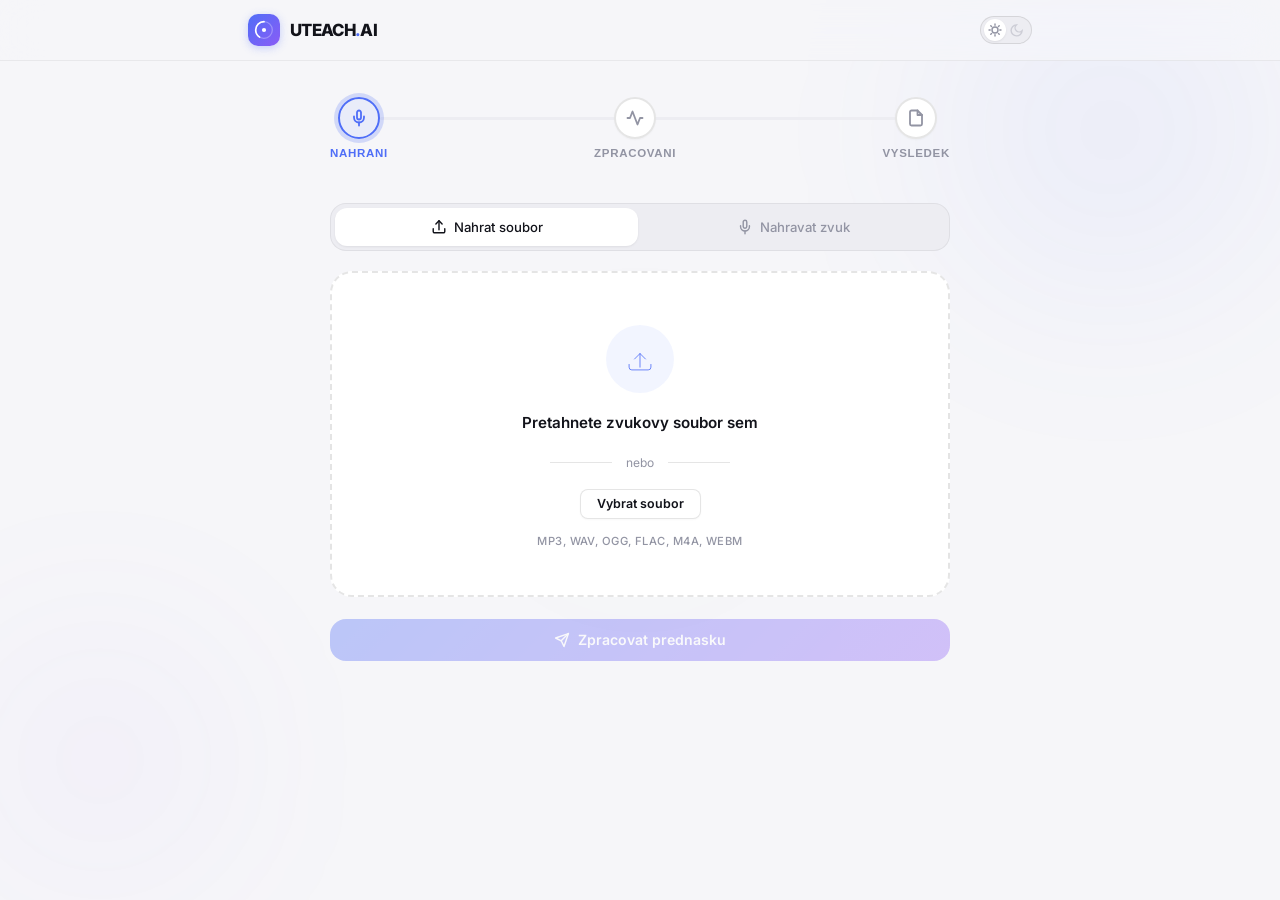
<file: index.html>
<!DOCTYPE html>
<html lang="cs">
<head>
    <meta charset="UTF-8">
    <meta name="viewport" content="width=device-width, initial-scale=1.0">
    <title>UTEACH.AI</title>
    <link rel="stylesheet" href="styles.css">
    <link rel="preconnect" href="https://fonts.googleapis.com">
    <link rel="preconnect" href="https://fonts.gstatic.com" crossorigin>
    <link href="https://fonts.googleapis.com/css2?family=Inter:wght@300;400;500;600;700;800&display=swap" rel="stylesheet">
</head>
<body>
    <!-- Background Decoration -->
    <div class="bg-decor" aria-hidden="true">
        <div class="bg-orb bg-orb--1"></div>
        <div class="bg-orb bg-orb--2"></div>
        <div class="bg-orb bg-orb--3"></div>
    </div>

    <!-- Header -->
    <header class="header">
        <div class="header-inner">
            <a class="logo" href="#">
                <div class="logo-mark">
                    <svg viewBox="0 0 24 24" fill="none">
                        <circle cx="12" cy="12" r="10" stroke="currentColor" stroke-width="1.5" opacity="0.3"/>
                        <path d="M12 2C6.477 2 2 6.477 2 12c0 3.59 1.89 6.74 4.72 8.5" stroke="currentColor" stroke-width="2" stroke-linecap="round"/>
                        <circle cx="12" cy="12" r="2.5" fill="currentColor"/>
                    </svg>
                </div>
                <span class="logo-text">UTEACH<span class="logo-accent">.</span>AI</span>
            </a>
            <button class="theme-btn" id="themeToggle" aria-label="Prepnout motiv">
                <div class="theme-track">
                    <div class="theme-thumb"></div>
                    <svg class="theme-icon theme-icon--light" viewBox="0 0 14 14" fill="none" stroke="currentColor" stroke-width="1.4" stroke-linecap="round">
                        <circle cx="7" cy="7" r="3"/>
                        <line x1="7" y1="1" x2="7" y2="2.2"/><line x1="7" y1="11.8" x2="7" y2="13"/>
                        <line x1="2.76" y1="2.76" x2="3.61" y2="3.61"/><line x1="10.39" y1="10.39" x2="11.24" y2="11.24"/>
                        <line x1="1" y1="7" x2="2.2" y2="7"/><line x1="11.8" y1="7" x2="13" y2="7"/>
                        <line x1="2.76" y1="11.24" x2="3.61" y2="10.39"/><line x1="10.39" y1="3.61" x2="11.24" y2="2.76"/>
                    </svg>
                    <svg class="theme-icon theme-icon--dark" viewBox="0 0 14 14" fill="none" stroke="currentColor" stroke-width="1.4" stroke-linecap="round">
                        <path d="M12.1 7.7A5.5 5.5 0 1 1 6.3 1.9a4 4 0 0 0 5.8 5.8z"/>
                    </svg>
                </div>
            </button>
        </div>
    </header>

    <!-- Main -->
    <main class="main">

        <!-- Stepper -->
        <nav class="stepper" aria-label="Kroky zpracovani">
            <div class="stepper-rail">
                <div class="stepper-fill" id="stepperFill"></div>
            </div>
            <div class="stepper-nodes">
                <button class="stepper-node active" data-step="1">
                    <div class="stepper-circle">
                        <svg viewBox="0 0 18 18" fill="none" stroke="currentColor" stroke-width="1.8" stroke-linecap="round" stroke-linejoin="round">
                            <path d="M9 1.5a2 2 0 0 0-2 2v5a2 2 0 0 0 4 0v-5a2 2 0 0 0-2-2z"/>
                            <path d="M14 7.5v1a5 5 0 0 1-10 0v-1"/>
                            <line x1="9" y1="13.5" x2="9" y2="16.5"/>
                        </svg>
                    </div>
                    <span class="stepper-label">Nahrani</span>
                </button>
                <button class="stepper-node" data-step="2">
                    <div class="stepper-circle">
                        <svg viewBox="0 0 18 18" fill="none" stroke="currentColor" stroke-width="1.8" stroke-linecap="round" stroke-linejoin="round">
                            <polyline points="16.5 9 14 9 11.5 15.5 6.5 2.5 4 9 1.5 9"/>
                        </svg>
                    </div>
                    <span class="stepper-label">Zpracovani</span>
                </button>
                <button class="stepper-node" data-step="3">
                    <div class="stepper-circle">
                        <svg viewBox="0 0 18 18" fill="none" stroke="currentColor" stroke-width="1.8" stroke-linecap="round" stroke-linejoin="round">
                            <path d="M10.5 1.5H4.5a1.5 1.5 0 0 0-1.5 1.5v12a1.5 1.5 0 0 0 1.5 1.5h9a1.5 1.5 0 0 0 1.5-1.5V6z"/>
                            <polyline points="10.5 1.5 10.5 6 15 6"/>
                        </svg>
                    </div>
                    <span class="stepper-label">Vysledek</span>
                </button>
            </div>
        </nav>

        <!-- =================== STEP 1 =================== -->
        <section class="section active" id="step1">
            <div class="tab-bar">
                <button class="tab active" data-tab="upload">
                    <svg viewBox="0 0 18 18" fill="none" stroke="currentColor" stroke-width="1.6" stroke-linecap="round" stroke-linejoin="round">
                        <path d="M15.5 11v3a1.5 1.5 0 0 1-1.5 1.5H4A1.5 1.5 0 0 1 2.5 14v-3"/>
                        <polyline points="12.5 5.5 9 2 5.5 5.5"/>
                        <line x1="9" y1="2" x2="9" y2="12"/>
                    </svg>
                    Nahrat soubor
                </button>
                <button class="tab" data-tab="record">
                    <svg viewBox="0 0 18 18" fill="none" stroke="currentColor" stroke-width="1.6" stroke-linecap="round" stroke-linejoin="round">
                        <path d="M9 1.5a2 2 0 0 0-2 2v5a2 2 0 0 0 4 0v-5a2 2 0 0 0-2-2z"/>
                        <path d="M14 7.5v1a5 5 0 0 1-10 0v-1"/>
                        <line x1="9" y1="13.5" x2="9" y2="16.5"/>
                    </svg>
                    Nahravat zvuk
                </button>
            </div>

            <!-- Upload Panel -->
            <div class="panel active" id="panelUpload">
                <div class="dropzone" id="dropzone">
                    <div class="dropzone-glow"></div>
                    <div class="dropzone-icon-wrap">
                        <svg viewBox="0 0 44 44" fill="none" stroke="currentColor" stroke-width="1.2" stroke-linecap="round" stroke-linejoin="round">
                            <path d="M22 34V14"/>
                            <polyline points="14 22 22 14 30 22"/>
                            <path d="M38 30v4a4 4 0 0 1-4 4H10a4 4 0 0 1-4-4v-4"/>
                        </svg>
                    </div>
                    <p class="dropzone-title">Pretahnete zvukovy soubor sem</p>
                    <div class="dropzone-sep"><span>nebo</span></div>
                    <button class="btn btn-outline btn-sm" id="browseBtn" type="button">Vybrat soubor</button>
                    <p class="dropzone-caps">MP3, WAV, OGG, FLAC, M4A, WEBM</p>
                    <input type="file" id="fileInput" accept="audio/*" hidden>
                </div>

                <div class="file-card hidden" id="filePreview">
                    <div class="file-row">
                        <div class="file-icon-box">
                            <svg viewBox="0 0 20 20" fill="none" stroke="currentColor" stroke-width="1.6" stroke-linecap="round" stroke-linejoin="round">
                                <path d="M7.5 15V4l10-1.5v11"/>
                                <circle cx="5" cy="15" r="2.5"/>
                                <circle cx="15" cy="13.5" r="2.5"/>
                            </svg>
                        </div>
                        <div class="file-info">
                            <span class="file-name" id="fileName"></span>
                            <span class="file-size" id="fileSize"></span>
                        </div>
                        <button class="btn-x" id="removeFile" aria-label="Odstranit">
                            <svg viewBox="0 0 14 14" fill="none" stroke="currentColor" stroke-width="2" stroke-linecap="round"><line x1="11" y1="3" x2="3" y2="11"/><line x1="3" y1="3" x2="11" y2="11"/></svg>
                        </button>
                    </div>
                    <audio id="audioPlayer" controls class="audio-el"></audio>
                </div>
            </div>

            <!-- Record Panel -->
            <div class="panel" id="panelRecord">
                <div class="mic-bar">
                    <label for="micSelect">
                        <svg viewBox="0 0 14 14" fill="none" stroke="currentColor" stroke-width="1.3" stroke-linecap="round" stroke-linejoin="round">
                            <rect x="2" y="4.5" width="10" height="7.5" rx="1.5"/>
                            <polyline points="9.5 2 7 4.5 4.5 2"/>
                        </svg>
                        Zdroj zvuku
                    </label>
                    <select id="micSelect"><option value="">Nacitani zarizeni...</option></select>
                </div>

                <div class="rec-card">
                    <div class="rec-wave" id="waveform"><canvas id="waveCanvas"></canvas></div>
                    <div class="rec-time" id="recorderTime">00:00</div>
                    <div class="rec-actions">
                        <button class="rec-btn" id="recordBtn" aria-label="Nahravat"><span class="rec-dot"></span></button>
                        <span class="rec-hint" id="recorderHint">Stisknete pro nahravani</span>
                    </div>
                </div>

                <div class="rec-preview hidden" id="recordingPreview">
                    <audio id="recordedAudio" controls class="audio-el"></audio>
                    <button class="btn btn-ghost btn-sm" id="discardRecording">
                        <svg viewBox="0 0 14 14" fill="none" stroke="currentColor" stroke-width="1.3" stroke-linecap="round" stroke-linejoin="round"><polyline points="2 4 3 4 12 4"/><path d="M11 4v8a1 1 0 0 1-1 1H4a1 1 0 0 1-1-1V4m2 0V3a1 1 0 0 1 1-1h2a1 1 0 0 1 1 1v1"/></svg>
                        Zahodit
                    </button>
                </div>
            </div>

            <button class="btn btn-accent btn-lg btn-block disabled" id="submitBtn" disabled>
                <svg viewBox="0 0 20 20" fill="none" stroke="currentColor" stroke-width="1.8" stroke-linecap="round" stroke-linejoin="round">
                    <path d="M18 2L9 11"/><path d="M18 2l-5.5 16-3.5-7-7-3.5L18 2z"/>
                </svg>
                Zpracovat prednasku
            </button>
        </section>

        <!-- =================== STEP 2 =================== -->
        <section class="section" id="step2">
            <div class="proc-hero">
                <div class="proc-orbit">
                    <div class="proc-ring-outer"></div>
                    <div class="proc-ring-inner"></div>
                    <div class="proc-core">
                        <svg viewBox="0 0 24 24" fill="none" stroke="currentColor" stroke-width="1.5" stroke-linecap="round" stroke-linejoin="round">
                            <polygon points="12 2 15.09 8.26 22 9.27 17 14.14 18.18 21.02 12 17.77 5.82 21.02 7 14.14 2 9.27 8.91 8.26 12 2"/>
                        </svg>
                    </div>
                </div>
                <div class="proc-list">
                    <div class="proc-item active" id="stageTranscribe">
                        <div class="proc-item-dot"><div class="dot-pulse"></div></div>
                        <span>Prevod reci na text</span>
                        <div class="proc-item-check">
                            <svg viewBox="0 0 16 16" fill="none" stroke="currentColor" stroke-width="2.5" stroke-linecap="round" stroke-linejoin="round"><polyline points="13 4.5 6 11.5 3 8.5"/></svg>
                        </div>
                    </div>
                    <div class="proc-item" id="stageSummarize">
                        <div class="proc-item-dot"><div class="dot-pulse"></div></div>
                        <span>AI sumarizace</span>
                        <div class="proc-item-check">
                            <svg viewBox="0 0 16 16" fill="none" stroke="currentColor" stroke-width="2.5" stroke-linecap="round" stroke-linejoin="round"><polyline points="13 4.5 6 11.5 3 8.5"/></svg>
                        </div>
                    </div>
                    <div class="proc-item" id="stagePdf">
                        <div class="proc-item-dot"><div class="dot-pulse"></div></div>
                        <span>Generovani PDF</span>
                        <div class="proc-item-check">
                            <svg viewBox="0 0 16 16" fill="none" stroke="currentColor" stroke-width="2.5" stroke-linecap="round" stroke-linejoin="round"><polyline points="13 4.5 6 11.5 3 8.5"/></svg>
                        </div>
                    </div>
                </div>
            </div>
        </section>

        <!-- =================== STEP 3 =================== -->
        <section class="section" id="step3">
            <div class="results">
                <div class="res-card">
                    <div class="res-head">
                        <div class="res-icon res-icon--blue">
                            <svg viewBox="0 0 16 16" fill="none" stroke="currentColor" stroke-width="1.5" stroke-linecap="round" stroke-linejoin="round">
                                <path d="M9.5 1.5H4a1.5 1.5 0 0 0-1.5 1.5v10A1.5 1.5 0 0 0 4 14.5h8A1.5 1.5 0 0 0 13.5 13V5.5z"/>
                                <polyline points="9.5 1.5 9.5 5.5 13.5 5.5"/>
                                <line x1="10.5" y1="8.5" x2="5.5" y2="8.5"/><line x1="10.5" y1="11" x2="5.5" y2="11"/>
                            </svg>
                        </div>
                        <span class="res-title">Transkript</span>
                        <button class="btn-copy" id="copyTranscript" aria-label="Kopirovat">
                            <svg viewBox="0 0 14 14" fill="none" stroke="currentColor" stroke-width="1.3" stroke-linecap="round" stroke-linejoin="round">
                                <rect x="5" y="5" width="7.5" height="7.5" rx="1.2"/>
                                <path d="M3 9.5H2.5A1.2 1.2 0 0 1 1.3 8.3V2.5A1.2 1.2 0 0 1 2.5 1.3h5.8A1.2 1.2 0 0 1 9.5 2.5V3"/>
                            </svg>
                        </button>
                    </div>
                    <div class="res-body" id="transcriptBody"></div>
                </div>
                <div class="res-card">
                    <div class="res-head">
                        <div class="res-icon res-icon--purple">
                            <svg viewBox="0 0 16 16" fill="none" stroke="currentColor" stroke-width="1.5" stroke-linecap="round" stroke-linejoin="round">
                                <polygon points="8 1.5 9.8 5.5 14.2 6 10.8 9.2 11.7 13.6 8 11.7 4.3 13.6 5.2 9.2 1.8 6 6.2 5.5 8 1.5"/>
                            </svg>
                        </div>
                        <span class="res-title">Shrnuti</span>
                        <button class="btn-copy" id="copySummary" aria-label="Kopirovat">
                            <svg viewBox="0 0 14 14" fill="none" stroke="currentColor" stroke-width="1.3" stroke-linecap="round" stroke-linejoin="round">
                                <rect x="5" y="5" width="7.5" height="7.5" rx="1.2"/>
                                <path d="M3 9.5H2.5A1.2 1.2 0 0 1 1.3 8.3V2.5A1.2 1.2 0 0 1 2.5 1.3h5.8A1.2 1.2 0 0 1 9.5 2.5V3"/>
                            </svg>
                        </button>
                    </div>
                    <div class="res-body" id="summaryBody"></div>
                </div>
            </div>
            <div class="res-actions">
                <button class="btn btn-accent btn-lg" id="downloadPdf">
                    <svg viewBox="0 0 18 18" fill="none" stroke="currentColor" stroke-width="1.8" stroke-linecap="round" stroke-linejoin="round">
                        <path d="M15.5 11v3a1.5 1.5 0 0 1-1.5 1.5H4A1.5 1.5 0 0 1 2.5 14v-3"/>
                        <polyline points="5.5 8 9 11.5 12.5 8"/>
                        <line x1="9" y1="11.5" x2="9" y2="2.5"/>
                    </svg>
                    Stahnout PDF
                </button>
                <button class="btn btn-glass" id="newSession">
                    <svg viewBox="0 0 18 18" fill="none" stroke="currentColor" stroke-width="1.8" stroke-linecap="round" stroke-linejoin="round">
                        <polyline points="1.5 3 1.5 7.5 6 7.5"/>
                        <path d="M3.2 11.5a7 7 0 1 0 1.6-7.2L1.5 7.5"/>
                    </svg>
                    Nova prednaska
                </button>
            </div>
        </section>
    </main>

    <!-- Toast -->
    <div class="toast hidden" id="toast">
        <svg viewBox="0 0 16 16" fill="none" stroke="currentColor" stroke-width="2" stroke-linecap="round" stroke-linejoin="round">
            <path d="M14 7.3V8a6 6 0 1 1-3.56-5.49"/>
            <polyline points="14 2.5 8 8.51 6 6.51"/>
        </svg>
        <span id="toastMessage"></span>
    </div>

    <script src="MediaRecorder-MediaBackUp.js"></script>
    <script src="app.js"></script>
</body>
</html>
</file>
<file: styles.css>
/* ========================================
   UTEACH.AI — Premium Minimalist Design
   ======================================== */

/* ---- Tokens ---- */
:root {
    --bg:          #F6F6F9;
    --bg-card:     #FFFFFF;
    --bg-raised:   #FFFFFF;
    --bg-inset:    #EDEDF2;
    --bg-hover:    #F0F0F5;
    --border:      rgba(0,0,0,0.06);
    --border-bold: rgba(0,0,0,0.10);

    --text:        #12131A;
    --text-2:      #5C5E6E;
    --text-3:      #9294A3;

    --accent:      #4F6EF7;
    --accent-2:    #3B54D9;
    --accent-glow: rgba(79,110,247,0.22);
    --accent-bg:   rgba(79,110,247,0.07);

    --purple:      #8B5CF6;
    --purple-bg:   rgba(139,92,246,0.08);
    --green:       #22C55E;
    --green-bg:    rgba(34,197,94,0.08);
    --red:         #EF4444;
    --red-bg:      rgba(239,68,68,0.06);

    --shadow-xs:   0 1px 2px rgba(0,0,0,0.03);
    --shadow-sm:   0 1px 3px rgba(0,0,0,0.04), 0 1px 2px rgba(0,0,0,0.03);
    --shadow-md:   0 4px 16px rgba(0,0,0,0.06);
    --shadow-lg:   0 12px 40px rgba(0,0,0,0.08);
    --shadow-accent: 0 4px 20px rgba(79,110,247,0.25);

    --r-xs: 8px;
    --r-sm: 12px;
    --r-md: 16px;
    --r-lg: 22px;
    --r-xl: 28px;

    --ease: cubic-bezier(.4,0,.2,1);
    --dur: 220ms;
}

[data-theme="dark"] {
    --bg:          #0C0C10;
    --bg-card:     #16161C;
    --bg-raised:   #1C1C24;
    --bg-inset:    #111116;
    --bg-hover:    #1E1E28;
    --border:      rgba(255,255,255,0.06);
    --border-bold: rgba(255,255,255,0.10);

    --text:        #EEEEF3;
    --text-2:      #9496A8;
    --text-3:      #5C5E70;

    --accent:      #6B8AFF;
    --accent-2:    #5570E8;
    --accent-glow: rgba(107,138,255,0.18);
    --accent-bg:   rgba(107,138,255,0.10);

    --purple-bg:   rgba(139,92,246,0.12);
    --green-bg:    rgba(34,197,94,0.10);
    --red-bg:      rgba(239,68,68,0.10);

    --shadow-xs:   0 1px 2px rgba(0,0,0,0.15);
    --shadow-sm:   0 1px 3px rgba(0,0,0,0.20);
    --shadow-md:   0 4px 16px rgba(0,0,0,0.30);
    --shadow-lg:   0 12px 40px rgba(0,0,0,0.40);
    --shadow-accent: 0 4px 24px rgba(107,138,255,0.20);
}

/* ---- Reset ---- */
*,*::before,*::after { margin:0; padding:0; box-sizing:border-box; }

html { font-size:16px; -webkit-font-smoothing:antialiased; -moz-osx-font-smoothing:grayscale; }

body {
    font-family:'Inter',-apple-system,BlinkMacSystemFont,system-ui,sans-serif;
    background: var(--bg);
    color: var(--text);
    line-height: 1.6;
    min-height: 100vh;
    overflow-x: hidden;
    transition: background var(--dur) var(--ease), color var(--dur) var(--ease);
}

/* ---- Background Decoration ---- */
.bg-decor {
    position: fixed;
    inset: 0;
    pointer-events: none;
    z-index: 0;
    overflow: hidden;
}

.bg-orb {
    position: absolute;
    border-radius: 50%;
    filter: blur(90px);
    opacity: 0.5;
    transition: opacity 0.6s ease;
}

.bg-orb--1 {
    width: 500px; height: 500px;
    background: radial-gradient(circle, rgba(79,110,247,0.18) 0%, transparent 70%);
    top: -120px; right: -80px;
}
.bg-orb--2 {
    width: 400px; height: 400px;
    background: radial-gradient(circle, rgba(139,92,246,0.12) 0%, transparent 70%);
    bottom: -60px; left: -100px;
}
.bg-orb--3 {
    width: 300px; height: 300px;
    background: radial-gradient(circle, rgba(34,197,94,0.08) 0%, transparent 70%);
    top: 50%; left: 50%;
    transform: translate(-50%, -50%);
}

[data-theme="dark"] .bg-orb { opacity: 0.35; }

/* ---- Header ---- */
.header {
    position: sticky;
    top: 0;
    z-index: 100;
    background: rgba(246,246,249,0.72);
    backdrop-filter: blur(20px) saturate(180%);
    -webkit-backdrop-filter: blur(20px) saturate(180%);
    border-bottom: 1px solid var(--border);
    transition: background var(--dur) var(--ease), border-color var(--dur) var(--ease);
}

[data-theme="dark"] .header {
    background: rgba(12,12,16,0.72);
}

.header-inner {
    max-width: 840px;
    margin: 0 auto;
    display: flex;
    align-items: center;
    justify-content: space-between;
    padding: 0 28px;
    height: 60px;
}

/* Logo */
.logo {
    display: flex;
    align-items: center;
    gap: 10px;
    text-decoration: none;
    color: var(--text);
}

.logo-mark {
    width: 32px;
    height: 32px;
    border-radius: 10px;
    background: linear-gradient(135deg, var(--accent), var(--purple));
    color: #fff;
    display: flex;
    align-items: center;
    justify-content: center;
    box-shadow: 0 2px 8px rgba(79,110,247,0.3);
}

.logo-mark svg { width: 20px; height: 20px; }

.logo-text {
    font-size: 1.05rem;
    font-weight: 800;
    letter-spacing: -0.04em;
}

.logo-accent { color: var(--accent); }

/* Theme Toggle — pill style */
.theme-btn {
    background: none;
    border: none;
    cursor: pointer;
    padding: 0;
    display: flex;
}

.theme-track {
    position: relative;
    width: 52px;
    height: 28px;
    border-radius: 14px;
    background: var(--bg-inset);
    border: 1px solid var(--border-bold);
    transition: background var(--dur) var(--ease), border-color var(--dur) var(--ease);
    display: flex;
    align-items: center;
    padding: 0 3px;
}

.theme-thumb {
    position: absolute;
    width: 22px;
    height: 22px;
    border-radius: 50%;
    background: var(--bg-card);
    box-shadow: var(--shadow-sm);
    left: 3px;
    transition: left 0.3s var(--ease);
}

[data-theme="dark"] .theme-thumb { left: 27px; }

.theme-icon {
    width: 14px;
    height: 14px;
    position: absolute;
    top: 50%;
    transform: translateY(-50%);
    color: var(--text-3);
    transition: opacity 0.2s ease;
}

.theme-icon--light { left: 7px; }
.theme-icon--dark  { right: 7px; opacity: 0.35; }

[data-theme="dark"] .theme-icon--light { opacity: 0.35; }
[data-theme="dark"] .theme-icon--dark  { opacity: 1; }

/* ---- Main ---- */
.main {
    position: relative;
    z-index: 1;
    max-width: 660px;
    margin: 0 auto;
    padding: 36px 20px 100px;
}

/* ---- Stepper ---- */
.stepper {
    position: relative;
    margin-bottom: 44px;
}

.stepper-rail {
    position: absolute;
    top: 20px;
    left: 50px;
    right: 50px;
    height: 3px;
    background: var(--bg-inset);
    border-radius: 2px;
    overflow: hidden;
}

.stepper-fill {
    height: 100%;
    width: 0%;
    background: linear-gradient(90deg, var(--accent), var(--purple));
    border-radius: 2px;
    transition: width 0.5s var(--ease);
}

.stepper-nodes {
    display: flex;
    justify-content: space-between;
    position: relative;
}

.stepper-node {
    display: flex;
    flex-direction: column;
    align-items: center;
    gap: 8px;
    background: none;
    border: none;
    cursor: default;
    padding: 0;
}

.stepper-circle {
    width: 42px;
    height: 42px;
    border-radius: 50%;
    display: flex;
    align-items: center;
    justify-content: center;
    background: var(--bg-card);
    border: 2px solid var(--border-bold);
    color: var(--text-3);
    transition: all 0.35s var(--ease);
    box-shadow: var(--shadow-xs);
}

.stepper-circle svg { width: 18px; height: 18px; }

.stepper-node.active .stepper-circle {
    border-color: var(--accent);
    color: var(--accent);
    background: var(--accent-bg);
    box-shadow: 0 0 0 4px var(--accent-glow);
}

.stepper-node.done .stepper-circle {
    border-color: var(--green);
    color: var(--green);
    background: var(--green-bg);
    box-shadow: none;
}

.stepper-label {
    font-size: 0.72rem;
    font-weight: 600;
    text-transform: uppercase;
    letter-spacing: 0.06em;
    color: var(--text-3);
    transition: color 0.35s var(--ease);
}

.stepper-node.active .stepper-label { color: var(--accent); }
.stepper-node.done   .stepper-label { color: var(--green); }

/* ---- Sections ---- */
.section { display: none; }
.section.active { display: block; animation: slideUp 0.4s var(--ease) both; }

@keyframes slideUp {
    from { opacity: 0; transform: translateY(12px); }
    to   { opacity: 1; transform: translateY(0); }
}

/* ---- Tab Bar ---- */
.tab-bar {
    display: flex;
    gap: 4px;
    padding: 4px;
    background: var(--bg-inset);
    border-radius: var(--r-md);
    margin-bottom: 20px;
    border: 1px solid var(--border);
}

.tab {
    flex: 1;
    display: flex;
    align-items: center;
    justify-content: center;
    gap: 7px;
    padding: 11px 14px;
    border: none;
    border-radius: var(--r-sm);
    background: transparent;
    color: var(--text-3);
    font-family: inherit;
    font-size: 0.82rem;
    font-weight: 500;
    cursor: pointer;
    transition: all var(--dur) var(--ease);
}

.tab svg { width: 16px; height: 16px; flex-shrink: 0; }
.tab:hover { color: var(--text-2); }

.tab.active {
    background: var(--bg-card);
    color: var(--text);
    box-shadow: var(--shadow-sm);
}

/* ---- Panels ---- */
.panel { display: none; }
.panel.active { display: block; animation: slideUp 0.3s var(--ease); }

/* ---- Dropzone ---- */
.dropzone {
    position: relative;
    display: flex;
    flex-direction: column;
    align-items: center;
    justify-content: center;
    padding: 52px 28px 44px;
    border: 2px dashed var(--border-bold);
    border-radius: var(--r-lg);
    background: var(--bg-card);
    cursor: pointer;
    transition: all 0.25s var(--ease);
    text-align: center;
    overflow: hidden;
}

.dropzone-glow {
    position: absolute;
    inset: -1px;
    border-radius: inherit;
    opacity: 0;
    background: linear-gradient(135deg, var(--accent-glow), rgba(139,92,246,0.08));
    transition: opacity 0.3s ease;
    pointer-events: none;
}

.dropzone:hover, .dropzone.dragover {
    border-color: var(--accent);
    transform: translateY(-1px);
    box-shadow: var(--shadow-md);
}

.dropzone:hover .dropzone-glow,
.dropzone.dragover .dropzone-glow { opacity: 1; }

.dropzone-icon-wrap {
    position: relative;
    z-index: 1;
    width: 68px;
    height: 68px;
    border-radius: 50%;
    display: flex;
    align-items: center;
    justify-content: center;
    background: var(--accent-bg);
    color: var(--accent);
    margin-bottom: 18px;
    transition: all 0.3s var(--ease);
}

.dropzone:hover .dropzone-icon-wrap {
    transform: scale(1.05);
    box-shadow: 0 0 0 8px var(--accent-glow);
}

.dropzone-icon-wrap svg { width: 30px; height: 30px; }

.dropzone-title {
    position: relative; z-index: 1;
    font-size: 0.95rem;
    font-weight: 600;
    color: var(--text);
    margin-bottom: 6px;
}

.dropzone-sep {
    position: relative; z-index: 1;
    display: flex;
    align-items: center;
    gap: 14px;
    width: 180px;
    margin: 12px 0 16px;
    color: var(--text-3);
    font-size: 0.75rem;
}

.dropzone-sep::before,
.dropzone-sep::after {
    content: '';
    flex: 1;
    height: 1px;
    background: var(--border-bold);
}

.dropzone-caps {
    position: relative; z-index: 1;
    font-size: 0.7rem;
    color: var(--text-3);
    margin-top: 14px;
    letter-spacing: 0.04em;
    font-weight: 500;
}

/* ---- File Card ---- */
.file-card {
    background: var(--bg-card);
    border: 1px solid var(--border);
    border-radius: var(--r-md);
    padding: 18px;
    box-shadow: var(--shadow-sm);
    transition: all var(--dur) var(--ease);
}

.file-row {
    display: flex;
    align-items: center;
    gap: 14px;
    margin-bottom: 14px;
}

.file-icon-box {
    width: 42px;
    height: 42px;
    border-radius: var(--r-sm);
    background: var(--accent-bg);
    color: var(--accent);
    display: flex;
    align-items: center;
    justify-content: center;
    flex-shrink: 0;
}

.file-icon-box svg { width: 20px; height: 20px; }

.file-info { flex: 1; min-width: 0; }

.file-name {
    display: block;
    font-size: 0.85rem;
    font-weight: 600;
    color: var(--text);
    white-space: nowrap;
    overflow: hidden;
    text-overflow: ellipsis;
}

.file-size {
    display: block;
    font-size: 0.72rem;
    color: var(--text-3);
    margin-top: 1px;
}

.btn-x {
    width: 32px; height: 32px;
    border-radius: 8px;
    border: none;
    background: var(--red-bg);
    color: var(--red);
    display: flex;
    align-items: center;
    justify-content: center;
    cursor: pointer;
    transition: all var(--dur) var(--ease);
    flex-shrink: 0;
}
.btn-x:hover { background: var(--red); color: #fff; }
.btn-x svg { width: 12px; height: 12px; }

/* Audio player */
.audio-el {
    width: 100%;
    height: 36px;
    border-radius: var(--r-xs);
    outline: none;
}

/* ---- Mic Picker ---- */
.mic-bar {
    margin-bottom: 18px;
}

.mic-bar label {
    display: flex;
    align-items: center;
    gap: 6px;
    font-size: 0.75rem;
    font-weight: 600;
    color: var(--text-2);
    margin-bottom: 6px;
    text-transform: uppercase;
    letter-spacing: 0.04em;
}

.mic-bar label svg { width: 13px; height: 13px; }

.mic-bar select {
    width: 100%;
    padding: 10px 36px 10px 14px;
    border: 1px solid var(--border-bold);
    border-radius: var(--r-sm);
    background: var(--bg-card);
    color: var(--text);
    font-family: inherit;
    font-size: 0.82rem;
    appearance: none;
    -webkit-appearance: none;
    background-image: url("data:image/svg+xml,%3Csvg xmlns='http://www.w3.org/2000/svg' width='14' height='14' viewBox='0 0 24 24' fill='none' stroke='%239294A3' stroke-width='2' stroke-linecap='round'%3E%3Cpolyline points='6 9 12 15 18 9'/%3E%3C/svg%3E");
    background-repeat: no-repeat;
    background-position: right 12px center;
    cursor: pointer;
    transition: all var(--dur) var(--ease);
}

.mic-bar select:focus {
    outline: none;
    border-color: var(--accent);
    box-shadow: 0 0 0 3px var(--accent-glow);
}

/* ---- Recorder Card ---- */
.rec-card {
    background: var(--bg-card);
    border: 1px solid var(--border);
    border-radius: var(--r-lg);
    padding: 28px;
    text-align: center;
    box-shadow: var(--shadow-sm);
    transition: all var(--dur) var(--ease);
}

.rec-wave {
    height: 72px;
    background: var(--bg-inset);
    border-radius: var(--r-sm);
    overflow: hidden;
    margin-bottom: 10px;
}

.rec-wave canvas { width: 100%; height: 100%; display: block; }

.rec-time {
    font-size: 2.2rem;
    font-weight: 200;
    color: var(--text);
    font-variant-numeric: tabular-nums;
    letter-spacing: 0.08em;
    margin-bottom: 22px;
}

.rec-actions {
    display: flex;
    flex-direction: column;
    align-items: center;
    gap: 10px;
}

.rec-btn {
    width: 62px;
    height: 62px;
    border-radius: 50%;
    border: 3px solid var(--border-bold);
    background: var(--bg-card);
    cursor: pointer;
    display: flex;
    align-items: center;
    justify-content: center;
    transition: all 0.25s var(--ease);
}

.rec-btn:hover { border-color: var(--red); }

.rec-dot {
    width: 22px;
    height: 22px;
    border-radius: 50%;
    background: var(--red);
    transition: all 0.25s var(--ease);
}

.rec-btn.recording {
    border-color: var(--red);
    animation: recPulse 1.5s ease infinite;
}

.rec-btn.recording .rec-dot {
    border-radius: 5px;
    width: 18px;
    height: 18px;
}

@keyframes recPulse {
    0%,100% { box-shadow: 0 0 0 0 rgba(239,68,68,0.25); }
    50%     { box-shadow: 0 0 0 14px rgba(239,68,68,0); }
}

.rec-hint {
    font-size: 0.75rem;
    color: var(--text-3);
    font-weight: 500;
}

.rec-preview { margin-top: 16px; display: flex; flex-direction: column; gap: 10px; align-items: center; }

/* ---- Language Select Row ---- */
.lang-select-row {
    margin-top: 18px;
    margin-bottom: -4px;
}

.lang-label {
    display: flex;
    align-items: center;
    gap: 6px;
    font-size: 0.75rem;
    font-weight: 600;
    color: var(--text-2);
    margin-bottom: 6px;
    text-transform: uppercase;
    letter-spacing: 0.04em;
}

.lang-label svg { width: 14px; height: 14px; }

#langSelect {
    width: 100%;
    padding: 10px 36px 10px 14px;
    border: 1px solid var(--border-bold);
    border-radius: var(--r-sm);
    background: var(--bg-card);
    color: var(--text);
    font-family: inherit;
    font-size: 0.82rem;
    appearance: none;
    -webkit-appearance: none;
    background-image: url("data:image/svg+xml,%3Csvg xmlns='http://www.w3.org/2000/svg' width='14' height='14' viewBox='0 0 24 24' fill='none' stroke='%239294A3' stroke-width='2' stroke-linecap='round'%3E%3Cpolyline points='6 9 12 15 18 9'/%3E%3C/svg%3E");
    background-repeat: no-repeat;
    background-position: right 12px center;
    cursor: pointer;
    transition: all var(--dur) var(--ease);
}

#langSelect:focus {
    outline: none;
    border-color: var(--accent);
    box-shadow: 0 0 0 3px var(--accent-glow);
}

/* ---- Buttons ---- */
.btn {
    display: inline-flex;
    align-items: center;
    justify-content: center;
    gap: 8px;
    border: none;
    font-family: inherit;
    font-weight: 600;
    cursor: pointer;
    transition: all 0.2s var(--ease);
    text-decoration: none;
    border-radius: var(--r-sm);
    font-size: 0.82rem;
    padding: 10px 20px;
    line-height: 1;
}

.btn svg { width: 16px; height: 16px; flex-shrink: 0; }

.btn-sm { padding: 8px 16px; font-size: 0.78rem; border-radius: var(--r-xs); }
.btn-lg { padding: 13px 26px; font-size: 0.88rem; border-radius: var(--r-md); }

.btn-block { width: 100%; margin-top: 22px; }

.btn-accent {
    background: linear-gradient(135deg, var(--accent), var(--purple));
    color: #fff;
    box-shadow: var(--shadow-accent);
}
.btn-accent:hover {
    transform: translateY(-1px);
    box-shadow: 0 6px 28px rgba(79,110,247,0.35);
}
.btn-accent.disabled {
    opacity: 0.35;
    pointer-events: none;
    cursor: not-allowed;
    box-shadow: none;
}

.btn-outline {
    background: var(--bg-card);
    color: var(--text);
    border: 1px solid var(--border-bold);
    box-shadow: var(--shadow-xs);
}
.btn-outline:hover {
    background: var(--bg-hover);
    border-color: var(--accent);
    color: var(--accent);
}

.btn-ghost {
    background: transparent;
    color: var(--text-2);
}
.btn-ghost:hover { background: var(--bg-hover); color: var(--text); }

.btn-glass {
    background: var(--bg-card);
    border: 1px solid var(--border);
    color: var(--text);
    box-shadow: var(--shadow-sm);
}
.btn-glass:hover {
    background: var(--bg-hover);
    box-shadow: var(--shadow-md);
}

.btn-copy {
    width: 32px; height: 32px;
    border-radius: var(--r-xs);
    border: none;
    background: transparent;
    color: var(--text-3);
    cursor: pointer;
    display: flex;
    align-items: center;
    justify-content: center;
    transition: all var(--dur) var(--ease);
}
.btn-copy:hover { background: var(--bg-hover); color: var(--accent); }
.btn-copy svg { width: 14px; height: 14px; }

/* ---- Processing ---- */
.proc-hero {
    text-align: center;
    padding: 40px 0 20px;
}

.proc-orbit {
    position: relative;
    width: 100px;
    height: 100px;
    margin: 0 auto 44px;
}

.proc-ring-outer {
    position: absolute;
    inset: 0;
    border-radius: 50%;
    border: 2px solid transparent;
    border-top-color: var(--accent);
    border-right-color: var(--accent);
    animation: orbitSpin 1.4s linear infinite;
    opacity: 0.6;
}

.proc-ring-inner {
    position: absolute;
    inset: 12px;
    border-radius: 50%;
    border: 2px solid transparent;
    border-bottom-color: var(--purple);
    border-left-color: var(--purple);
    animation: orbitSpin 1s linear infinite reverse;
    opacity: 0.4;
}

.proc-core {
    position: absolute;
    inset: 28px;
    border-radius: 50%;
    background: var(--accent-bg);
    display: flex;
    align-items: center;
    justify-content: center;
    color: var(--accent);
}

.proc-core svg { width: 22px; height: 22px; }

@keyframes orbitSpin { to { transform: rotate(360deg); } }

.proc-list {
    display: flex;
    flex-direction: column;
    gap: 12px;
    max-width: 340px;
    margin: 0 auto;
}

.proc-item {
    display: flex;
    align-items: center;
    gap: 12px;
    padding: 14px 18px;
    border-radius: var(--r-md);
    background: var(--bg-card);
    border: 1px solid var(--border);
    font-size: 0.84rem;
    font-weight: 500;
    color: var(--text-3);
    transition: all 0.35s var(--ease);
}

.proc-item.active {
    color: var(--text);
    border-color: var(--accent);
    box-shadow: 0 0 0 3px var(--accent-glow);
}

.proc-item.done {
    color: var(--green);
    border-color: var(--green);
    background: var(--green-bg);
}

.proc-item span { flex: 1; text-align: left; }

.proc-item-dot {
    width: 20px;
    height: 20px;
    display: flex;
    align-items: center;
    justify-content: center;
    flex-shrink: 0;
}

.dot-pulse {
    width: 8px;
    height: 8px;
    border-radius: 50%;
    background: var(--text-3);
    transition: background 0.3s;
}

.proc-item.active .dot-pulse {
    background: var(--accent);
    animation: dotBounce 1.2s ease infinite;
}

.proc-item.done .dot-pulse { display: none; }

@keyframes dotBounce {
    0%,100% { transform: scale(1); opacity: 1; }
    50%     { transform: scale(1.5); opacity: 0.5; }
}

.proc-item-check {
    width: 20px;
    height: 20px;
    display: none;
    color: var(--green);
    flex-shrink: 0;
}

.proc-item-check svg { width: 16px; height: 16px; }
.proc-item.done .proc-item-check { display: flex; align-items: center; justify-content: center; }

/* ---- Results ---- */
.results {
    display: flex;
    flex-direction: column;
    gap: 16px;
    margin-bottom: 28px;
}

.res-card {
    background: var(--bg-card);
    border: 1px solid var(--border);
    border-radius: var(--r-lg);
    overflow: hidden;
    box-shadow: var(--shadow-sm);
    transition: all var(--dur) var(--ease);
}

.res-card:hover { box-shadow: var(--shadow-md); }

.res-head {
    display: flex;
    align-items: center;
    gap: 10px;
    padding: 14px 18px;
    border-bottom: 1px solid var(--border);
}

.res-icon {
    width: 32px;
    height: 32px;
    border-radius: var(--r-xs);
    display: flex;
    align-items: center;
    justify-content: center;
    flex-shrink: 0;
}

.res-icon svg { width: 16px; height: 16px; }

.res-icon--blue {
    background: var(--accent-bg);
    color: var(--accent);
}

.res-icon--purple {
    background: var(--purple-bg);
    color: var(--purple);
}

.res-title {
    flex: 1;
    font-size: 0.82rem;
    font-weight: 700;
    color: var(--text);
}

.res-body {
    padding: 18px;
    font-size: 0.84rem;
    line-height: 1.75;
    color: var(--text-2);
    max-height: 280px;
    overflow-y: auto;
}

.res-body p { margin-bottom: 10px; }
.res-body p:last-child { margin-bottom: 0; }

.res-actions {
    display: flex;
    gap: 10px;
    justify-content: center;
    flex-wrap: wrap;
}

/* ---- Toast ---- */
.toast {
    position: fixed;
    bottom: 28px;
    left: 50%;
    transform: translateX(-50%) translateY(16px);
    display: flex;
    align-items: center;
    gap: 8px;
    padding: 11px 18px;
    background: var(--bg-card);
    border: 1px solid var(--border);
    border-radius: var(--r-md);
    box-shadow: var(--shadow-lg);
    font-size: 0.82rem;
    font-weight: 500;
    color: var(--text);
    opacity: 0;
    transition: all 0.3s var(--ease);
    z-index: 1000;
    pointer-events: none;
    backdrop-filter: blur(12px);
}

.toast.show {
    opacity: 1;
    transform: translateX(-50%) translateY(0);
}

.toast svg { width: 16px; height: 16px; color: var(--green); flex-shrink: 0; }

/* ---- Utility ---- */
.hidden { display: none !important; }

/* ---- Scrollbar ---- */
::-webkit-scrollbar { width: 5px; }
::-webkit-scrollbar-track { background: transparent; }
::-webkit-scrollbar-thumb { background: var(--border-bold); border-radius: 3px; }
::-webkit-scrollbar-thumb:hover { background: var(--text-3); }

/* ---- Responsive ---- */
@media (max-width: 640px) {
    .header-inner { padding: 0 16px; height: 54px; }
    .main { padding: 24px 14px 80px; }
    .stepper { margin-bottom: 32px; }
    .stepper-rail { left: 30px; right: 30px; }
    .stepper-circle { width: 36px; height: 36px; }
    .stepper-circle svg { width: 15px; height: 15px; }
    .stepper-label { font-size: 0.65rem; }

    .dropzone { padding: 36px 18px 32px; }
    .dropzone-icon-wrap { width: 56px; height: 56px; }
    .dropzone-icon-wrap svg { width: 24px; height: 24px; }

    .tab { padding: 9px 10px; font-size: 0.78rem; }
    .rec-card { padding: 20px 14px; }
    .rec-time { font-size: 1.6rem; }
    .rec-btn { width: 54px; height: 54px; }

    .res-actions { flex-direction: column; }
    .res-actions .btn { width: 100%; }
}
</file>
